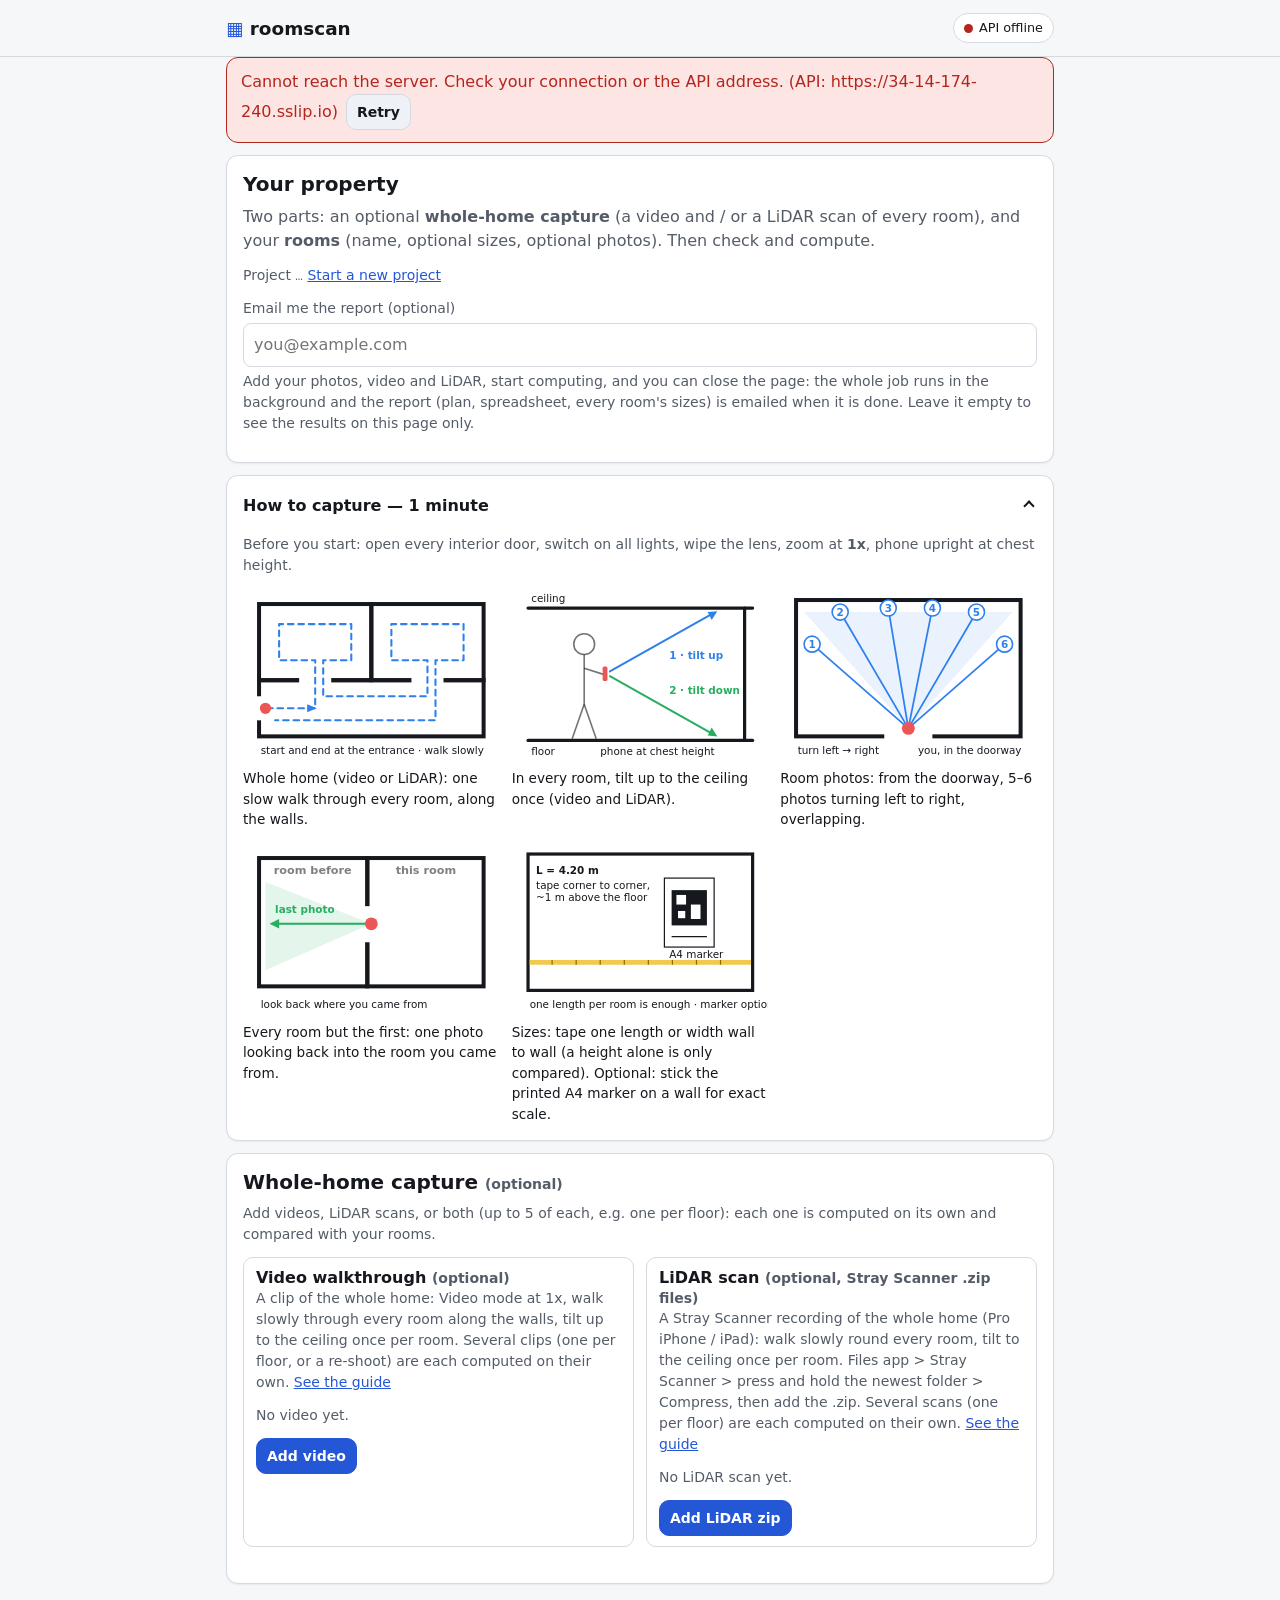
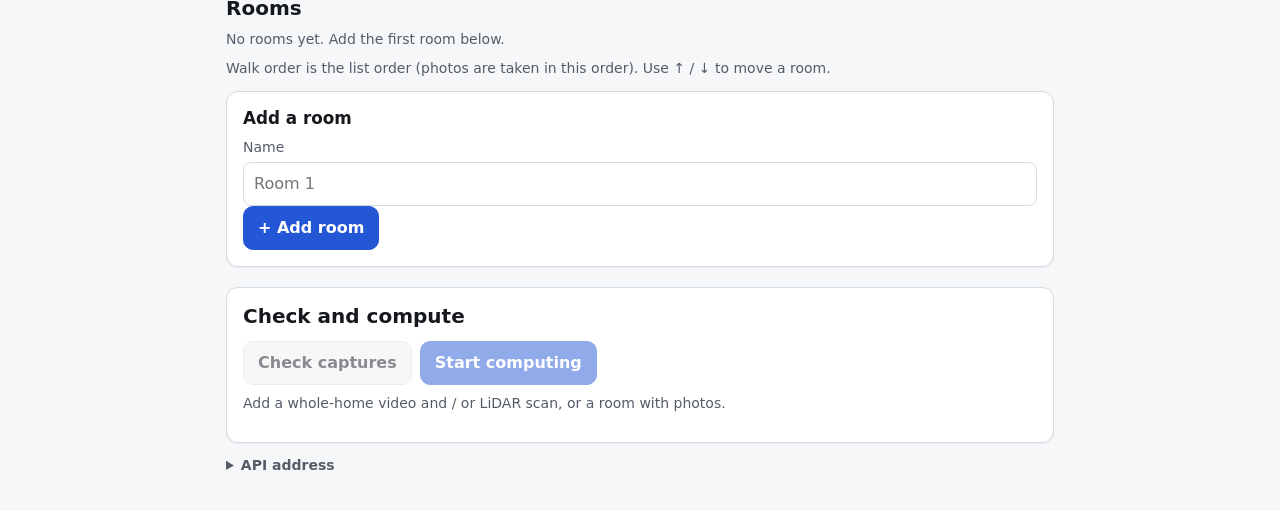
<file: web/index.html>
<!doctype html>
<html lang="en">
<head>
  <meta charset="utf-8">
  <meta name="viewport" content="width=device-width, initial-scale=1, viewport-fit=cover">
  <meta name="color-scheme" content="light dark">
  <meta name="theme-color" content="#f6f7f9" media="(prefers-color-scheme: light)">
  <meta name="theme-color" content="#14161a" media="(prefers-color-scheme: dark)">
  <meta name="description" content="Phone photos, video or LiDAR scans to a measured floor plan.">
  <title>roomscan</title>
  <link rel="icon" href="favicon.svg" type="image/svg+xml">
  <link rel="stylesheet" href="styles.css">
  <script src="env.js"></script>
  <script type="module" src="js/app.js"></script>
</head>
<body>
  <a class="skip" href="#main">Skip to content</a>
  <header class="topbar">
    <div class="wrap topbar-in">
      <h1 class="brand"><span aria-hidden="true">&#9638;</span> roomscan</h1>
      <button type="button" id="api-status" class="pill" aria-live="polite" title="API status. Click to check again.">
        <span class="dot" aria-hidden="true"></span><span class="pill-text">Checking API&hellip;</span>
      </button>
    </div>
  </header>

  <main id="main" class="wrap">
    <div id="banner" class="banner" role="alert" hidden></div>

    <section class="card intro" aria-labelledby="intro-h">
      <h2 id="intro-h">Your property</h2>
      <p class="muted">Two parts: an optional <strong>whole-home capture</strong> (a video and / or a LiDAR scan of every room), and your <strong>rooms</strong> (name, optional sizes, optional photos). Then check and compute.</p>
      <p class="small muted">Project <code id="project-id">&hellip;</code>
        <button type="button" id="new-project" class="link">Start a new project</button></p>
      <div id="email-row" class="field">
        <label for="notify-email">Email me the report <span class="muted small">(optional)</span></label>
        <input id="notify-email" aria-label="Email me the report (optional)" type="email" inputmode="email" autocomplete="email" placeholder="you@example.com">
        <p class="small muted" id="email-note">Add your photos, video and LiDAR, start computing, and you can close the page: the whole job runs in the background and the report (plan, spreadsheet, every room's sizes) is emailed when it is done. Leave it empty to see the results on this page only.</p>
        <p class="small warn" id="email-off" hidden>Email is not switched on for this server yet: the results will show on this page.</p>
      </div>
    </section>

    <details class="card guide" id="guide">
      <summary id="guide-h"><span class="guide-title">How to capture &mdash; 1 minute</span> <span class="chev" aria-hidden="true"></span></summary>
      <p class="small muted">Before you start: open every interior door, switch on all lights, wipe the lens, zoom at <strong>1x</strong>, phone upright at chest height.</p>
      <div class="guide-grid">
        <figure id="guide-walk"><div class="guide-svg" data-svg="img/guide/video-walk.svg"></div>
          <figcaption>Whole home (video or LiDAR): one slow walk through every room, along the walls.</figcaption></figure>
        <figure id="guide-tilt"><div class="guide-svg" data-svg="img/guide/tilt-ceiling.svg"></div>
          <figcaption>In every room, tilt up to the ceiling once (video and LiDAR).</figcaption></figure>
        <figure id="guide-photos"><div class="guide-svg" data-svg="img/guide/photos-doorway.svg"></div>
          <figcaption>Room photos: from the doorway, 5&ndash;6 photos turning left to right, overlapping.</figcaption></figure>
        <figure id="guide-lookback"><div class="guide-svg" data-svg="img/guide/photos-lookback.svg"></div>
          <figcaption>Every room but the first: one photo looking back into the room you came from.</figcaption></figure>
        <figure id="guide-sizes"><div class="guide-svg" data-svg="img/guide/marker-and-tape.svg"></div>
          <figcaption>Sizes: tape one length or width wall to wall (a height alone is only compared). Optional: stick the printed A4 marker on a wall for exact scale.</figcaption></figure>
      </div>
    </details>

    <section class="card capture" id="capture-card" aria-labelledby="capture-h">
      <h2 id="capture-h">Whole-home capture <span class="muted small">(optional)</span></h2>
      <p class="small muted">Add videos, LiDAR scans, or both (up to 5 of each, e.g. one per floor): each one is computed on its own and compared with your rooms.</p>
      <div class="cap-grid">
        <section class="cap" id="cap-video" data-kind="video" aria-labelledby="cap-video-h">
          <div class="section-head">
            <h3 id="cap-video-h">Video walkthrough <span class="muted small">(optional)</span></h3>
            <span class="badge cap-badge" hidden></span>
          </div>
          <p class="small muted cap-tip"></p>
          <div class="cap-body"></div>
        </section>
        <section class="cap" id="cap-lidar" data-kind="lidar" aria-labelledby="cap-lidar-h">
          <div class="section-head">
            <h3 id="cap-lidar-h">LiDAR scan <span class="muted small">(optional, Stray Scanner .zip files)</span></h3>
            <span class="badge cap-badge" hidden></span>
          </div>
          <p class="small muted cap-tip"></p>
          <div class="cap-body"></div>
        </section>
      </div>
    </section>

    <section aria-labelledby="spaces-h">
      <div class="section-head">
        <h2 id="spaces-h">Rooms <span class="muted small" id="spaces-count"></span></h2>
      </div>
      <ol id="spaces" class="spaces" aria-describedby="walk-hint"></ol>
      <p id="walk-hint" class="small muted">Walk order is the list order (photos are taken in this order). Use &uarr; / &darr; to move a room.</p>

      <form id="add-space" class="card add-space" autocomplete="off">
        <h3>Add a room</h3>
        <div class="row">
          <label class="field grow">
            <span>Name</span>
            <input id="new-name" name="name" type="text" maxlength="60" placeholder="Room 1">
          </label>
        </div>
        <button type="submit" class="btn primary">+ Add room</button>
      </form>
    </section>

    <section class="card" aria-labelledby="check-h">
      <h2 id="check-h">Check and compute</h2>
      <p id="upload-summary" class="small muted" aria-live="polite"></p>
      <div class="actions">
        <button type="button" id="verify" class="btn">Check captures</button>
        <button type="button" id="run" class="btn primary" disabled>Start computing</button>
        <button type="button" id="run-anyway" class="btn ghost" hidden>Run anyway</button>
      </div>
      <p id="run-hint" class="small muted" aria-live="polite">Check the captures first.</p>
      <div id="project-findings"></div>
    </section>

    <section id="job" class="card" aria-labelledby="job-h" hidden>
      <div class="section-head">
        <h2 id="job-h">Computing</h2>
        <span id="job-status" class="badge"></span>
      </div>
      <p class="small muted">Job <code id="job-id"></code> <span id="job-poll"></span></p>
      <p id="job-email" class="small muted" aria-live="polite" hidden></p>
      <ol id="stages" class="stages" aria-live="polite"></ol>
      <div id="job-error" class="error-box" role="alert" hidden></div>
      <div class="actions" id="job-actions" hidden>
        <button type="button" id="run-again" class="btn">Run again</button>
      </div>
    </section>

    <section id="results" aria-labelledby="results-h" hidden>
      <h2 id="results-h">Results</h2>
      <div id="run-tabs" class="actions" role="group" aria-label="Choose a run"></div>
      <div class="card">
        <dl id="summary" class="summary"></dl>
        <div class="downloads" id="downloads"></div>
      </div>
      <figure class="card plan">
        <img id="plan-img" alt="Floor plan of the property" decoding="async">
        <figcaption class="small muted">Floor plan. Open <a id="plan-svg-link" target="_blank" rel="noopener">plan.svg</a> to zoom.</figcaption>
      </figure>
      <div class="card">
        <h3>Rooms</h3>
        <div class="table-wrap" id="rooms-table"></div>
      </div>
      <div class="card">
        <h3>Your sizes vs ours</h3>
        <p class="small muted">One row per room and size for every run (tier): photos by room, the whole-home capture by the room it matched on size and shape.</p>
        <div class="table-wrap" id="comparison-table"></div>
      </div>
      <div class="card">
        <h3>Damage</h3>
        <div id="damage"></div>
      </div>
      <div class="card" id="warnings-card" hidden>
        <h3>Notes from the pipeline</h3>
        <ul id="warnings" class="small"></ul>
      </div>
    </section>
  </main>

  <footer class="wrap footer small muted">
    <details>
      <summary>API address</summary>
      <form id="api-form" class="row">
        <label class="field grow"><span>Base URL</span><input id="api-input" type="url" inputmode="url" spellcheck="false" placeholder="http://localhost:8000"></label>
        <button type="submit" class="btn">Save and reload</button>
      </form>
    </details>
  </footer>
</body>
</html>
</file>
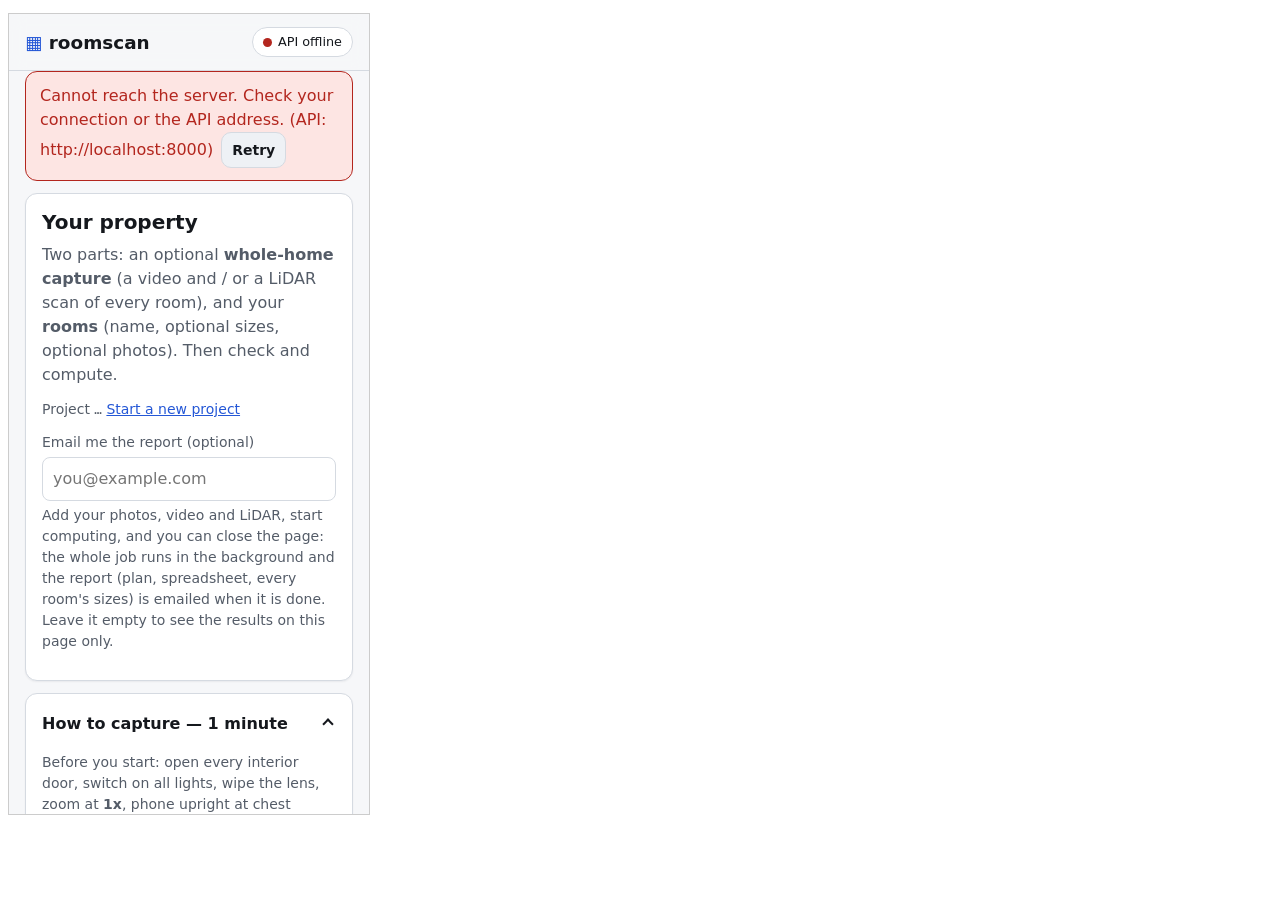
<file: web/dev/smoke.html>
<!doctype html>
<!-- Headless smoke harness (dev only, not deployed): drives index.html in a 360 px iframe
     against the mock API and prints SMOKE OK or FAIL into #log. Used by
     tests/test_web_static.py with headless Chrome/Edge --dump-dom. Manual use:
     http://localhost:5173/dev/smoke.html?api=http://localhost:8000 -->
<meta charset="utf-8"><title>smoke</title><body><pre id="log"></pre>
<iframe id="f" style="width:360px;height:800px;border:1px solid #ccc"></iframe>
<script>
const api = new URLSearchParams(location.search).get('api') || 'http://localhost:8000';
const log = (m) => { document.getElementById('log').textContent += m + "\n"; };
const errs = [];
const sleep = (ms) => new Promise(r => setTimeout(r, ms));
async function until(fn, what, t = 20000) {
  const t0 = Date.now();
  while (Date.now() - t0 < t) { try { const v = fn(); if (v) return v; } catch (e) {} await sleep(100); }
  throw new Error('timeout: ' + what);
}
try { localStorage.clear(); } catch (e) {}
const f = document.getElementById('f');
f.addEventListener('load', async () => {
  const w = f.contentWindow, d = f.contentDocument;
  w.addEventListener('error', e => errs.push(String(e.message)));
  w.addEventListener('unhandledrejection', e => errs.push('rejection ' + String(e.reason)));
  try {
    await until(() => d.querySelector('#api-status.up'), 'api up');
    await until(() => /\S{3,}/.test(d.querySelector('#project-id').textContent) && !d.querySelector('#project-id').textContent.includes('…'), 'project id');
    log('project ' + d.querySelector('#project-id').textContent);
    d.querySelector('#add-space button[type=submit]').click();
    await until(() => d.querySelector('#spaces li.space'), 'space card');
    log('space: ' + d.querySelector('#spaces .name-input').value);
    const inp = d.querySelector('#spaces li.space input[type=file]');
    const dt = new w.DataTransfer();
    dt.items.add(new w.File([new Uint8Array([255, 216, 1])], 'a.jpg', { type: 'image/jpeg' }));
    dt.items.add(new w.File([new Uint8Array([255, 216, 2])], 'b_blur.jpg', { type: 'image/jpeg' }));
    inp.files = dt.files;
    inp.dispatchEvent(new w.Event('change'));
    await until(() => d.querySelector('#upload-summary').textContent.includes('All 2 files uploaded'), 'uploads');
    log('count: ' + d.querySelector('#spaces .count').textContent);
    // the guide is a <details>, open on the very first visit (localStorage was cleared)
    const g = d.querySelector('details#guide');
    if (!g || !g.querySelector('summary')) throw new Error('guide is not a details/summary');
    if (!g.open) throw new Error('guide not open on first visit');
    await until(() => d.querySelectorAll('#guide .guide-svg svg').length === 5, 'guide svgs inline');
    if (w.localStorage.getItem('roomscan.guide.open') !== 'false') throw new Error('returning visit would not collapse the guide');
    // both whole-home captures, independently; two videos (each its own run)
    const addCap = async (kind, file) => {
      await until(() => d.querySelector(`#cap-${kind} .cap-body input[type=file]`), kind + ' picker');
      const ci = d.querySelector(`#cap-${kind} .cap-body input[type=file]`);
      const dt2 = new w.DataTransfer();
      dt2.items.add(file);
      ci.files = dt2.files;
      ci.dispatchEvent(new w.Event('change'));
    };
    await addCap('video', new w.File([new Uint8Array([0, 0, 0, 24])], 'walk.mov', { type: 'video/quicktime' }));
    await until(() => d.querySelector('#upload-summary').textContent.includes('All 3 files uploaded'), 'video upload');
    if (!/Add another video/.test(d.querySelector('#cap-video').textContent)) throw new Error('no Add another video button');
    await addCap('video', new w.File([new Uint8Array([0, 0, 0, 25])], 'upstairs.mov', { type: 'video/quicktime' }));
    await until(() => d.querySelector('#upload-summary').textContent.includes('All 4 files uploaded'), 'second video upload');
    await addCap('lidar', new w.File([new Uint8Array([80, 75, 3, 4])], 'scan.zip', { type: 'application/zip' }));
    await until(() => d.querySelector('#upload-summary').textContent.includes('All 5 files uploaded'), 'lidar upload');
    log('video: ' + d.querySelector('#cap-video .cap-body').textContent);
    log('lidar: ' + d.querySelector('#cap-lidar .cap-body').textContent);
    if (d.querySelectorAll('#cap-video .cap-item').length !== 2) throw new Error('expected two video rows');
    if (!/Add another scan/.test(d.querySelector('#cap-lidar').textContent)) throw new Error('no Add another scan button');
    const H = d.querySelector('input[id^="H-"]');
    H.value = '2.5';
    H.dispatchEvent(new w.Event('change'));
    await until(() => d.querySelector('.sizes-hint[aria-live]').textContent === 'Saved.', 'sizes saved');
    d.querySelector('#verify').click();
    await until(() => d.querySelector('#spaces .badge.warn, #spaces .badge.ok'), 'verify badge');
    await sleep(300);
    log('badge: ' + d.querySelector('#spaces .badge').textContent);
    log('findings: ' + ((d.querySelector('#spaces .findings') || {}).textContent || '-'));
    log('hint: ' + d.querySelector('#run-hint').textContent);
    if (d.querySelector('#run').disabled) throw new Error('run button disabled after verify');
    d.querySelector('#run').click();
    await until(() => !d.querySelector('#job').hidden, 'job section');
    await until(() => !d.querySelector('#results').hidden && d.querySelector('#summary dd'), 'results', 30000);
    await until(() => d.querySelector('#comparison-table table'), 'comparison table');
    await until(() => d.querySelector('#plan-img').naturalWidth > 0, 'plan image');
    log('stages: ' + [...d.querySelectorAll('#stages li')].map(l => l.className.replace('stage ', '')).join(','));
    log('summary: ' + d.querySelector('#summary').textContent);
    log('rooms: ' + d.querySelector('#rooms-table').textContent);
    log('comparison: ' + d.querySelector('#comparison-table').textContent);
    log('damage: ' + d.querySelector('#damage').textContent);
    log('downloads: ' + d.querySelectorAll('#downloads a').length);
    const tabs = [...d.querySelectorAll('#run-tabs button')].map(b => b.textContent);
    log('tabs: ' + tabs.join(' | '));
    if (tabs.join('|') !== 'Rooms (photos)|Whole home (LiDAR: scan.zip)|Whole home (video 1: walk.mov)|Whole home (video 2: upstairs.mov)') throw new Error('expected a tab per run');
    if (!/Whole home \(video 2: upstairs\.mov\)/.test(d.querySelector('#comparison-table').textContent)) throw new Error('no rows for the second video run');
    if (!/Whole home \(LiDAR: scan\.zip\)/.test(d.querySelector('#comparison-table').textContent)) throw new Error('no LiDAR run rows');
    if (!d.querySelector('#cap-video .cap-badge:not([hidden])') || !d.querySelector('#cap-lidar .cap-badge:not([hidden])')) throw new Error('capture badges missing');
    const sw = d.documentElement.scrollWidth;
    log('scrollWidth: ' + sw);
    if (sw > 360) throw new Error('horizontal scroll at 360 px: ' + sw);
    const pid = d.querySelector('#project-id').textContent;
    if (!w.localStorage.getItem('roomscan.job.' + pid)) throw new Error('job id not stored');
    log(errs.length ? 'FAIL js errors: ' + errs.join(' | ') : 'SMOKE OK');
  } catch (e) {
    const q = (s) => { const el = d.querySelector(s); return el ? el.textContent.trim().replace(/\s+/g, ' ') : '-'; };
    log('state: banner=' + q('#banner') + ' / uploads=' + q('#upload-summary') + ' / spaces=' + q('#spaces') + ' / hint=' + q('#run-hint') + ' / job=' + q('#job'));
    log('FAIL ' + e.message + (errs.length ? ' / js errors: ' + errs.join(' | ') : ''));
  }
  // Report to the test harness's static server (404 when served by anything else: harmless).
  fetch('/__smoke_result', { method: 'POST', body: document.getElementById('log').textContent }).catch(() => {});
});
f.src = '../index.html?api=' + encodeURIComponent(api);
</script>
</file>
<file: web/styles.css>
:root {
  --bg: #f6f7f9;
  --surface: #ffffff;
  --surface-2: #eef1f5;
  --text: #15181d;
  --muted: #545c68;
  --border: #d5dae1;
  --accent: #2457d6;
  --accent-text: #ffffff;
  --ok: #17703a;
  --ok-bg: #e2f4e8;
  --warn: #8a5400;
  --warn-bg: #fff1d6;
  --bad: #b3261e;
  --bad-bg: #fde5e3;
  --focus: #2457d6;
  --radius: 12px;
  --shadow: 0 1px 2px rgba(16, 24, 40, .06);
  color-scheme: light dark;
}
@media (prefers-color-scheme: dark) {
  :root {
    --bg: #14161a;
    --surface: #1d2026;
    --surface-2: #262a32;
    --text: #eceef2;
    --muted: #a4acb9;
    --border: #353a44;
    --accent: #7fa6ff;
    --accent-text: #0d1220;
    --ok: #7ad69a;
    --ok-bg: #173323;
    --warn: #ffc864;
    --warn-bg: #3a2c10;
    --bad: #ff9c94;
    --bad-bg: #42191a;
    --focus: #9dbbff;
    --shadow: none;
  }
}

*, *::before, *::after { box-sizing: border-box; }
html { -webkit-text-size-adjust: 100%; }
body {
  margin: 0;
  background: var(--bg);
  color: var(--text);
  font: 16px/1.5 system-ui, -apple-system, "Segoe UI", Roboto, "Helvetica Neue", Arial, sans-serif;
  overflow-x: hidden;
}
img { max-width: 100%; height: auto; }
code { font: .9em ui-monospace, SFMono-Regular, Menlo, Consolas, monospace; word-break: break-all; }
h1, h2, h3, h4 { line-height: 1.25; margin: 0 0 .5rem; }
h2 { font-size: 1.25rem; }
h3 { font-size: 1.05rem; }
h4 { font-size: .95rem; margin-top: 1rem; }
p { margin: 0 0 .75rem; }
a { color: var(--accent); }
.wrap { width: 100%; max-width: 860px; margin: 0 auto; padding: 0 16px; }
.muted { color: var(--muted); }
.small { font-size: .875rem; }
[hidden] { display: none !important; }
:focus-visible { outline: 3px solid var(--focus); outline-offset: 2px; }

.skip { position: absolute; left: -999px; top: 0; background: var(--surface); padding: 8px 12px; z-index: 10; }
.skip:focus { left: 8px; }

.topbar {
  position: sticky; top: 0; z-index: 5;
  background: color-mix(in srgb, var(--bg) 88%, transparent);
  backdrop-filter: blur(8px); -webkit-backdrop-filter: blur(8px);
  border-bottom: 1px solid var(--border);
  padding-top: env(safe-area-inset-top);
}
.topbar-in { display: flex; align-items: center; justify-content: space-between; gap: 8px; min-height: 56px; }
.brand { font-size: 1.15rem; margin: 0; }
.brand span { color: var(--accent); }

.pill {
  display: inline-flex; align-items: center; gap: 6px;
  border: 1px solid var(--border); border-radius: 999px; padding: 4px 10px;
  background: var(--surface); color: var(--text); font: inherit; font-size: .8rem; cursor: pointer;
  max-width: 60vw; white-space: nowrap; overflow: hidden; text-overflow: ellipsis;
}
.dot { width: 9px; height: 9px; border-radius: 50%; background: var(--muted); flex: none; }
.pill.up .dot { background: var(--ok); }
.pill.down .dot { background: var(--bad); }

main { padding-top: 16px; padding-bottom: 32px; }
section { margin-bottom: 20px; }
.card {
  background: var(--surface); border: 1px solid var(--border); border-radius: var(--radius);
  padding: 16px; margin-bottom: 12px; box-shadow: var(--shadow);
}
.section-head { display: flex; align-items: center; justify-content: space-between; gap: 8px; flex-wrap: wrap; }

.banner { border-radius: var(--radius); padding: 12px 14px; margin-bottom: 12px; background: var(--bad-bg); color: var(--bad); border: 1px solid currentColor; }
.banner.info { background: var(--surface-2); color: var(--text); border-color: var(--border); }
.banner button { margin-left: 8px; }
.error-box { background: var(--bad-bg); color: var(--bad); border-radius: 8px; padding: 10px 12px; margin: 8px 0; white-space: pre-wrap; overflow-wrap: anywhere; }

/* Buttons */
.btn {
  display: inline-flex; align-items: center; justify-content: center; gap: 6px;
  min-height: 44px; padding: 8px 14px; border-radius: 10px;
  border: 1px solid var(--border); background: var(--surface-2); color: var(--text);
  font: inherit; font-weight: 600; cursor: pointer; text-decoration: none; touch-action: manipulation;
}
.btn:hover { border-color: var(--accent); }
.btn.primary { background: var(--accent); color: var(--accent-text); border-color: var(--accent); }
.btn.ghost { background: transparent; }
.btn.danger { color: var(--bad); }
.btn.small { min-height: 36px; padding: 4px 10px; font-size: .875rem; }
.btn.icon { min-width: 44px; padding: 4px; }
.btn[disabled] { opacity: .5; cursor: not-allowed; }
.link { background: none; border: 0; padding: 0; color: var(--accent); font: inherit; text-decoration: underline; cursor: pointer; }
.actions { display: flex; flex-wrap: wrap; gap: 8px; margin: 8px 0; }

/* Forms */
.row { display: flex; flex-wrap: wrap; gap: 8px; align-items: flex-end; }
.grow { flex: 1 1 180px; min-width: 0; }
.field { display: flex; flex-direction: column; gap: 4px; font-size: .875rem; color: var(--muted); }
.field input, .name-input {
  font: inherit; font-size: 16px; /* 16px stops iOS zooming on focus */
  color: var(--text); background: var(--surface); border: 1px solid var(--border);
  border-radius: 8px; padding: 8px 10px; min-height: 44px; width: 100%; min-width: 0;
}
fieldset { border: 0; padding: 0; margin: 12px 0; min-width: 0; }
legend { font-size: .875rem; color: var(--muted); margin-bottom: 6px; padding: 0; }
.choice {
  display: inline-flex; align-items: center; gap: 6px; min-height: 44px; padding: 6px 12px;
  border: 1px solid var(--border); border-radius: 10px; cursor: pointer;
}
.choice:has(input:checked) { border-color: var(--accent); background: var(--surface-2); }
.choice input { width: 18px; height: 18px; margin: 0; accent-color: var(--accent); }
.add-space h3 { margin-bottom: 8px; }

/* Space cards */
.spaces { list-style: none; padding: 0; margin: 0 0 8px; }
.space { position: relative; }
.space-head { display: flex; align-items: center; gap: 8px; }
.space-num {
  flex: none; width: 30px; height: 30px; border-radius: 50%; display: grid; place-items: center;
  background: var(--surface-2); font-weight: 700; font-size: .875rem;
}
.name-input { font-weight: 700; flex: 1 1 auto; }
.space-meta { display: flex; flex-wrap: wrap; align-items: center; gap: 6px 10px; margin: 10px 0 4px; }
.kind-tag { font-size: .75rem; text-transform: uppercase; letter-spacing: .04em; color: var(--muted); border: 1px solid var(--border); border-radius: 6px; padding: 1px 6px; }
.count { font-weight: 600; }
.progress { margin: 6px 0; }
.bar { height: 6px; background: var(--surface-2); border-radius: 3px; overflow: hidden; }
.bar > i { display: block; height: 100%; width: 0; background: var(--accent); transition: width .2s; }
.sizes { display: grid; grid-template-columns: repeat(3, minmax(0, 1fr)); gap: 8px; margin-top: 10px; }
.sizes .field input { text-align: right; }
.sizes-hint { grid-column: 1 / -1; margin: 0; }
.space-tools { display: flex; gap: 4px; flex: none; }
.add-btns { display: flex; flex-wrap: wrap; gap: 8px; margin-top: 10px; }
.visually-hidden { position: absolute !important; width: 1px; height: 1px; overflow: hidden; clip: rect(0 0 0 0); white-space: nowrap; }
.thumbs { display: flex; gap: 4px; }
.thumbs img { width: 36px; height: 36px; object-fit: cover; border-radius: 4px; border: 1px solid var(--border); }
.space-foot { display: flex; flex-wrap: wrap; justify-content: space-between; gap: 8px; margin-top: 10px; }

.badge { display: inline-block; font-size: .75rem; font-weight: 700; border-radius: 999px; padding: 2px 10px; background: var(--surface-2); color: var(--muted); }
.badge.ok { background: var(--ok-bg); color: var(--ok); }
.badge.warn { background: var(--warn-bg); color: var(--warn); }
.badge.retake, .badge.failed { background: var(--bad-bg); color: var(--bad); }
.badge.running, .badge.queued { background: var(--surface-2); color: var(--accent); }
.badge.done { background: var(--ok-bg); color: var(--ok); }

.findings { list-style: none; padding: 0; margin: 10px 0 0; }
.finding { border-left: 4px solid var(--border); padding: 6px 10px; margin-bottom: 8px; background: var(--surface-2); border-radius: 0 8px 8px 0; }
.finding.warn { border-color: var(--warn); }
.finding.retake { border-color: var(--bad); }
.finding.ok, .finding.info { border-color: var(--ok); }
.finding p { margin: 0 0 4px; }
.chips { display: flex; flex-wrap: wrap; gap: 4px; margin: 4px 0; }
.chip { font: .75rem ui-monospace, Menlo, Consolas, monospace; background: var(--surface); border: 1px solid var(--border); border-radius: 6px; padding: 1px 6px; overflow-wrap: anywhere; }

/* Guide */
.guide summary, .footer summary { cursor: pointer; font-weight: 600; min-height: 32px; }
.guide-body { margin-top: 8px; }
.guide-body ol { padding-left: 1.25rem; margin: 0 0 .5rem; }

/* Job */
.stages { list-style: none; padding: 0; margin: 8px 0; }
.stage { display: flex; align-items: center; gap: 10px; padding: 8px 0; border-bottom: 1px solid var(--border); }
.stage:last-child { border-bottom: 0; }
.stage .st-icon { width: 22px; height: 22px; flex: none; border-radius: 50%; display: grid; place-items: center; font-size: .8rem; font-weight: 700; background: var(--surface-2); color: var(--muted); }
.stage.done .st-icon { background: var(--ok-bg); color: var(--ok); }
.stage.running .st-icon { background: var(--accent); color: var(--accent-text); animation: pulse 1.2s ease-in-out infinite; }
.stage.failed .st-icon { background: var(--bad-bg); color: var(--bad); }
.stage.skipped { opacity: .6; }
.stage .st-name { flex: 1 1 auto; min-width: 0; overflow-wrap: anywhere; }
.stage .st-note { display: block; font-size: .8rem; color: var(--muted); }
.stage .st-time { font-variant-numeric: tabular-nums; color: var(--muted); font-size: .875rem; }
@keyframes pulse { 50% { opacity: .55; } }
@media (prefers-reduced-motion: reduce) { .stage.running .st-icon { animation: none; } .bar > i { transition: none; } }

/* Results */
.summary { display: grid; grid-template-columns: repeat(auto-fit, minmax(140px, 1fr)); gap: 12px; margin: 0 0 12px; }
.summary div { background: var(--surface-2); border-radius: 10px; padding: 10px 12px; }
.summary dt { font-size: .8rem; color: var(--muted); }
.summary dd { margin: 0; font-size: 1.2rem; font-weight: 700; overflow-wrap: anywhere; }
.summary dd small { display: block; font-size: .8rem; font-weight: 400; color: var(--muted); }
.downloads { display: flex; flex-wrap: wrap; gap: 8px; }
.plan { margin: 0 0 12px; text-align: center; }
.plan img { background: #fff; border-radius: 8px; width: 100%; }
.table-wrap { overflow-x: auto; -webkit-overflow-scrolling: touch; max-width: 100%; }
table { border-collapse: collapse; width: 100%; font-size: .875rem; font-variant-numeric: tabular-nums; }
th, td { text-align: left; padding: 6px 8px; border-bottom: 1px solid var(--border); vertical-align: top; }
th { color: var(--muted); font-weight: 600; white-space: nowrap; }
td.num, th.num { text-align: right; }
td .ci { display: block; color: var(--muted); font-size: .75rem; white-space: nowrap; }
.in { color: var(--ok); font-weight: 700; }
.out { color: var(--bad); font-weight: 700; }
.damage-list { list-style: none; padding: 0; margin: 0; }
.damage-list li { padding: 8px 0; border-bottom: 1px solid var(--border); }
.damage-list li:last-child { border-bottom: 0; }

.footer { padding-bottom: calc(24px + env(safe-area-inset-bottom)); }
.footer form { margin-top: 8px; }

@media (min-width: 640px) {
  .space-body { display: grid; grid-template-columns: 1fr 1fr; gap: 0 16px; }
  .sizes { margin-top: 0; }
}

/* capture guide: inline SVGs follow the theme (currentColor, --guide-bg) */
.guide { --guide-bg: var(--surface); }
.guide-grid { display: grid; grid-template-columns: 1fr; gap: 12px; }
@media (min-width: 640px) { .guide-grid { grid-template-columns: repeat(2, 1fr); } }
@media (min-width: 960px) { .guide-grid { grid-template-columns: repeat(3, 1fr); } }
.guide-grid figure { margin: 0; }
.guide-svg svg { width: 100%; height: auto; display: block; color: var(--text); }
.guide-grid figcaption { font-size: .85rem; margin-top: 4px; }
/* collapsible guide: one compact line with a small chevron when closed */
.guide > summary { list-style: none; display: flex; align-items: center; justify-content: space-between; gap: 8px; min-height: 40px; margin: -6px 0; }
.guide > summary::-webkit-details-marker { display: none; }
.guide > summary .chev { width: 8px; height: 8px; border-right: 2px solid currentColor; border-bottom: 2px solid currentColor; transform: rotate(45deg); transition: transform .15s; margin: 0 4px 4px 0; flex: none; }
.guide[open] > summary .chev { transform: rotate(-135deg); margin-bottom: 0; }
.guide[open] > summary { margin-bottom: 8px; }
.guide > summary:focus-visible { outline: 2px solid var(--focus); outline-offset: 2px; border-radius: 6px; }
@media (prefers-reduced-motion: reduce) { .guide > summary .chev { transition: none; } }

/* two independent whole-home captures */
.cap-grid { display: grid; grid-template-columns: 1fr; gap: 12px; margin-top: 8px; }
@media (min-width: 760px) { .cap-grid { grid-template-columns: repeat(2, 1fr); } }
.cap { border: 1px solid var(--border); border-radius: 10px; padding: 10px 12px; min-width: 0; }
.cap h3 { margin: 0; font-size: 1rem; }
.cap ul { padding-left: 1.1rem; margin: 6px 0; overflow-wrap: anywhere; }
.cap ul.cap-items { list-style: none; padding-left: 0; }
.cap-item { padding: 6px 0; border-top: 1px solid var(--border); }
.cap-item:first-child { border-top: 0; }
.cap-row { display: flex; gap: 8px; align-items: center; justify-content: space-between; flex-wrap: wrap; }
.cap-row > span { min-width: 0; overflow-wrap: anywhere; }
.cap-verify { margin-top: 4px; }
p.warn { color: var(--warn); }
</file>
